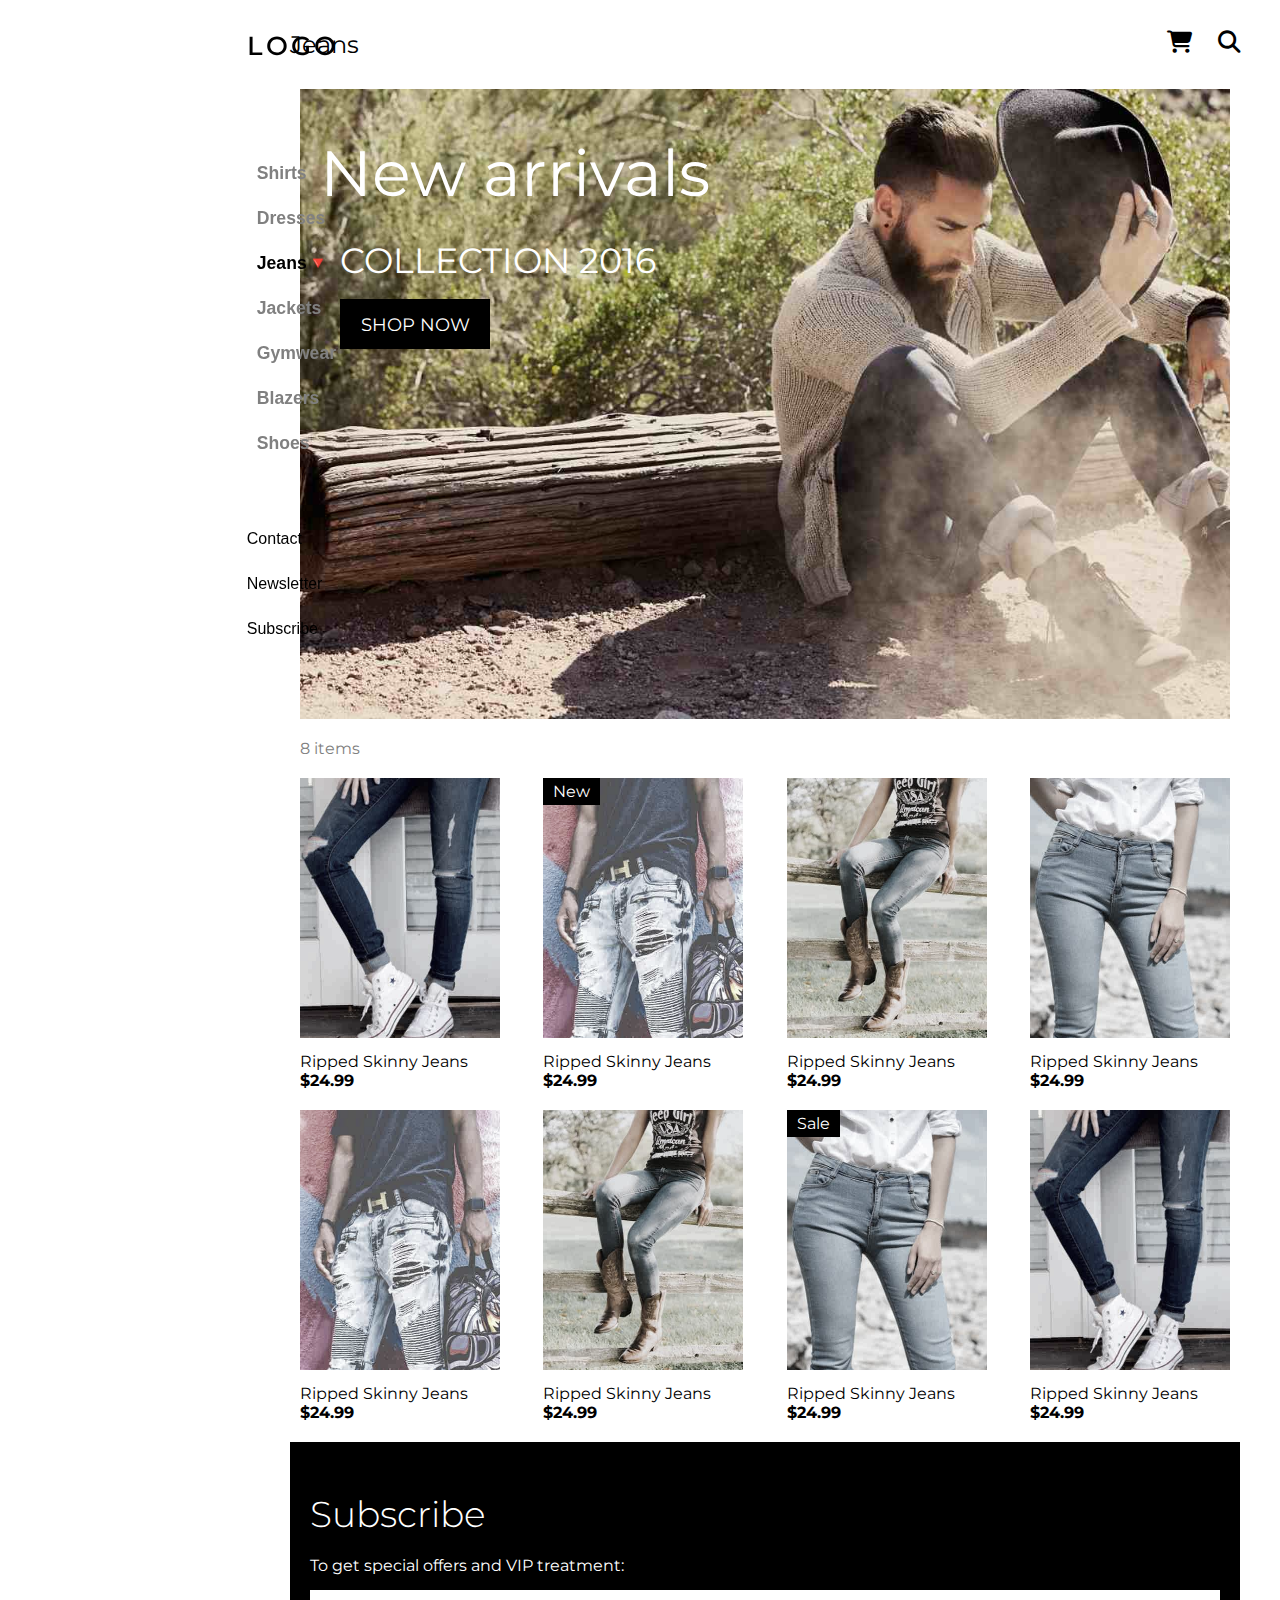
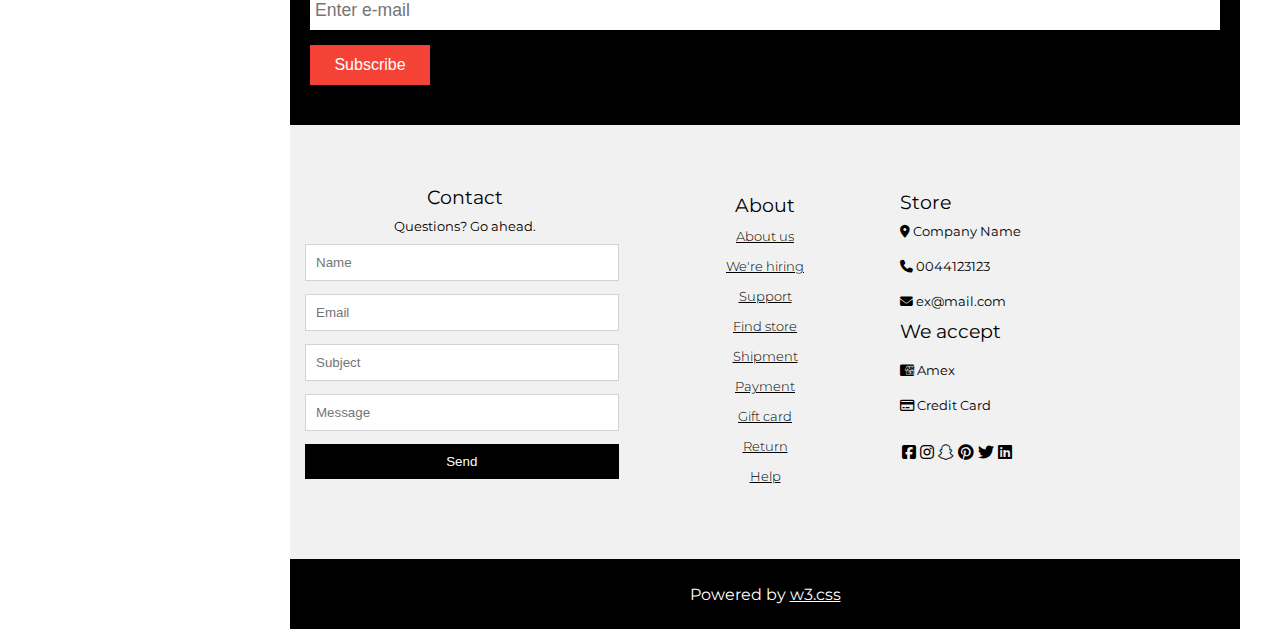
<file: clothing_shop/index.html>
<!DOCTYPE html>
<html lang="en">
  <head>
    <meta charset="UTF-8" />
    <meta name="viewport" content="width=device-width, initial-scale=1.0" />
    <title>Document</title>
    <link rel="stylesheet" href="style.css" />
    <link rel="stylesheet" href="css/all.min.css" />
  </head>
  <body>
    <aside class="navs">
      <h1>LOGO</h1>
      <nav class="navbar">
        <ul class="list">
          <li><a href="#">Shirts</a></li>
          <li><a href="#">Dresses</a></li>
          <li>
            <a href="#">Jeans🔻</a>
            <ul class="list_jeans">
              <li><a href="#">Skiny</a></li>
              <li><a href="#">Relaxed</a></li>
              <li><a href="#">Bootcut</a></li>
              <li><a href="#">Straight</a></li>
            </ul>
          </li>
          <li><a href="#">Jackets</a></li>
          <li><a href="#">Gymwear</a></li>
          <li><a href="#">Blazers</a></li>
          <li><a href="#">Shoes</a></li>
        </ul>
      </nav>
      <nav class="nav_footer">
        <ul class="list_footer">
          <li><a href="#">Contact</a></li>
          <li><a href="#">Newsletter</a></li>
          <li><a href="#">Subscribe</a></li>
        </ul>
      </nav>
    </aside>
    <main>
      <div class="head_main">
        <h2>Jeans</h2>
        <div>
          <i class="fa-solid fa-cart-shopping"></i>
          <i class="fa-solid fa-magnifying-glass"></i>
        </div>
      </div>
      <div class="img_jeans">
        <h2>New arrivals</h2>
        <p>COLLECTION 2016</p>
        <button>SHOP NOW</button>
      </div>
      <section class="items">
        <p>8 items</p>
        <div class="row">
          <div class="item">
            <img
              src="image/jeans1.jpg"
              alt="jeans1"
              width="200"
              height="260"
              class="img_filter"
            />
            <p>Ripped Skinny Jeans</p>
            <p>$24.99</p>
          </div>
          <div class="item">
            <div class="new">
              <p>New</p>
              <img
                src="image/jeans2.jpg"
                alt="jeans1"
                width="200"
                height="260"
                class="img_filter"
              />
            </div>
            <p>Ripped Skinny Jeans</p>
            <p>$24.99</p>
          </div>
          <div class="item">
            <img
              src="image/jeans3.jpg"
              alt="jeans1"
              width="200"
              height="260"
              class="img_filter"
            />
            <p>Ripped Skinny Jeans</p>
            <p>$24.99</p>
          </div>
          <div class="item">
            <img
              src="image/jeans4.jpg"
              alt="jeans1"
              width="200"
              height="260"
              class="img_filter"
            />
            <p>Ripped Skinny Jeans</p>
            <p>$24.99</p>
          </div>
        </div>
        <div class="row">
          <div class="item">
            <img
              src="image/jeans2.jpg"
              alt="jeans1"
              width="200"
              height="260"
              class="img_filter"
            />
            <p>Ripped Skinny Jeans</p>
            <p>$24.99</p>
          </div>
          <div class="item">
            <img
              src="image/jeans3.jpg"
              alt="jeans1"
              width="200"
              height="260"
              class="img_filter"
            />
            <p>Ripped Skinny Jeans</p>
            <p>$24.99</p>
          </div>
          <div class="item">
            <div class="new">
              <p>Sale</p>
              <img
                src="image/jeans4.jpg"
                alt="jeans1"
                width="200"
                height="260"
                class="img_filter"
              />
            </div>

            <p>Ripped Skinny Jeans</p>
            <p>$24.99</p>
          </div>
          <div class="item">
            <img
              src="image/jeans1.jpg"
              alt="jeans1"
              width="200"
              height="260"
              class="img_filter"
            />
            <p>Ripped Skinny Jeans</p>
            <p>$24.99</p>
          </div>
        </div>
      </section>
      <section class="subscribe">
        <h2>Subscribe</h2>
        <p>To get special offers and VIP treatment:</p>
        <form action="#" method="post">
          <input type="email" placeholder="Enter e-mail" id="email" /><br />
          <button type="submit">Subscribe</button>
        </form>
      </section>
      <section class="contact">
        <div class="contact_us">
          <h2>Contact</h2>
          <p>Questions? Go ahead.</p>
          <form action="#" method="post">
            <input
              type="text"
              id="contact_input"
              placeholder="Name"
              name="name"
            /><br />
            <input
              type="email"
              id="contact_input"
              placeholder="Email"
              name="email"
            /><br />
            <input
              type="text"
              id="contact_input"
              placeholder="Subject"
              name="subject"
            /><br />
            <input
              type="text"
              id="contact_input"
              placeholder="Message"
              name="message"
            /><br />
            <button type="submit">Send</button>
          </form>
        </div>
        <div class="about">
          <h2>About</h2>
          <a href="#">About us</a>
          <a href="#">We're hiring</a>
          <a href="#">Support</a>
          <a href="#">Find store</a>
          <a href="#">Shipment</a>
          <a href="#">Payment</a>
          <a href="#">Gift card</a>
          <a href="#">Return</a>
          <a href="#">Help</a>
        </div>
        <div class="store">
          <h2 id="head_store">&nbsp;&nbsp;Store</h2>
          <p><i class="fa-solid fa-location-dot"></i> Company Name</p>
          <p><i class="fa-solid fa-phone"></i> 0044123123</p>
          <p><i class="fa-solid fa-envelope"></i> ex@mail.com</p>
          <h2 id="head_accept">&nbsp;&nbsp;We accept</h2>
          <p><i class="fa-brands fa-cc-amex"></i> Amex</p>
          <p><i class="fa-regular fa-credit-card"></i> Credit Card</p>
          <span class="icons">
            &nbsp;&nbsp;
            <i class="fa-brands fa-facebook-square"></i>
            <i class="fa-brands fa-instagram"></i>
            <i class="fa-brands fa-snapchat"></i>
            <i class="fa-brands fa-pinterest"></i>
            <i class="fa-brands fa-twitter"></i>
            <i class="fa-brands fa-linkedin"></i>
          </span>
        </div>
      </section>
      <footer>
        <p>Powered by <a href="#">w3.css</a></p>
      </footer>
    </main>
  </body>
</html>
</file>
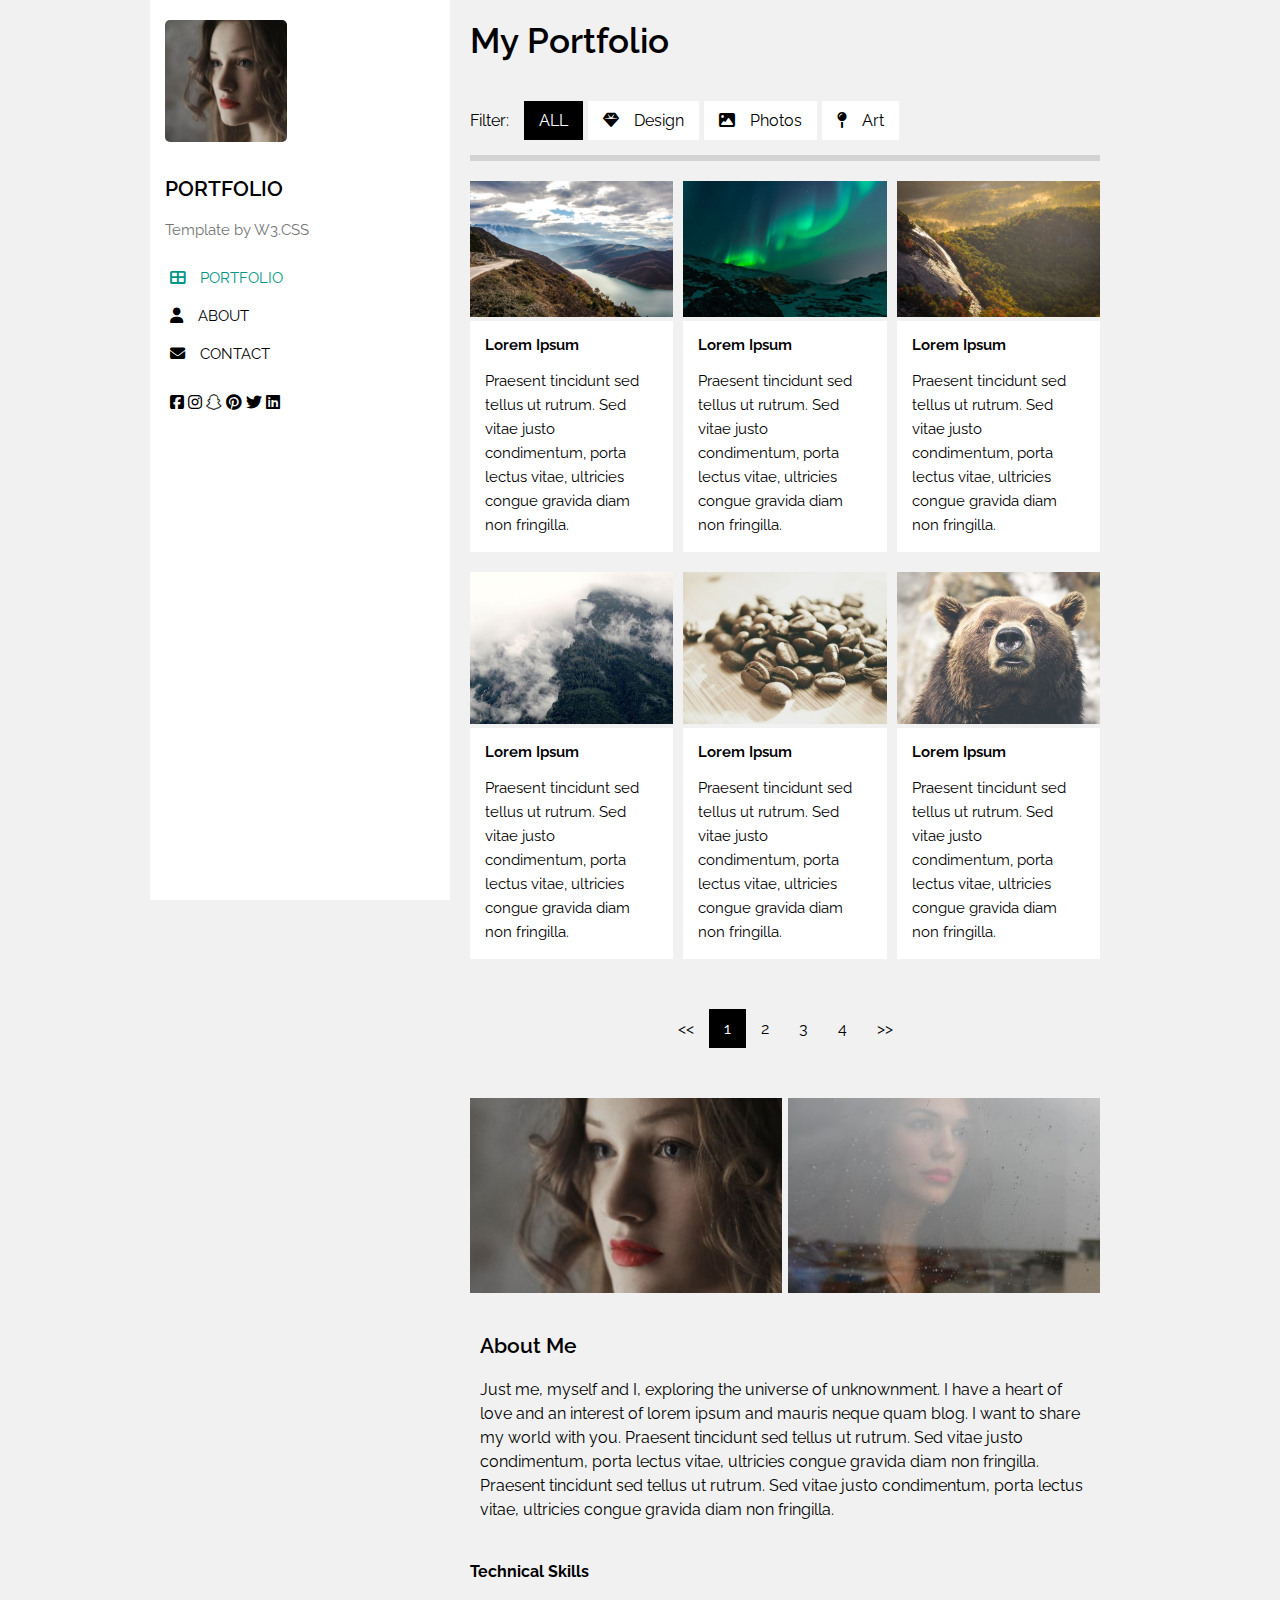
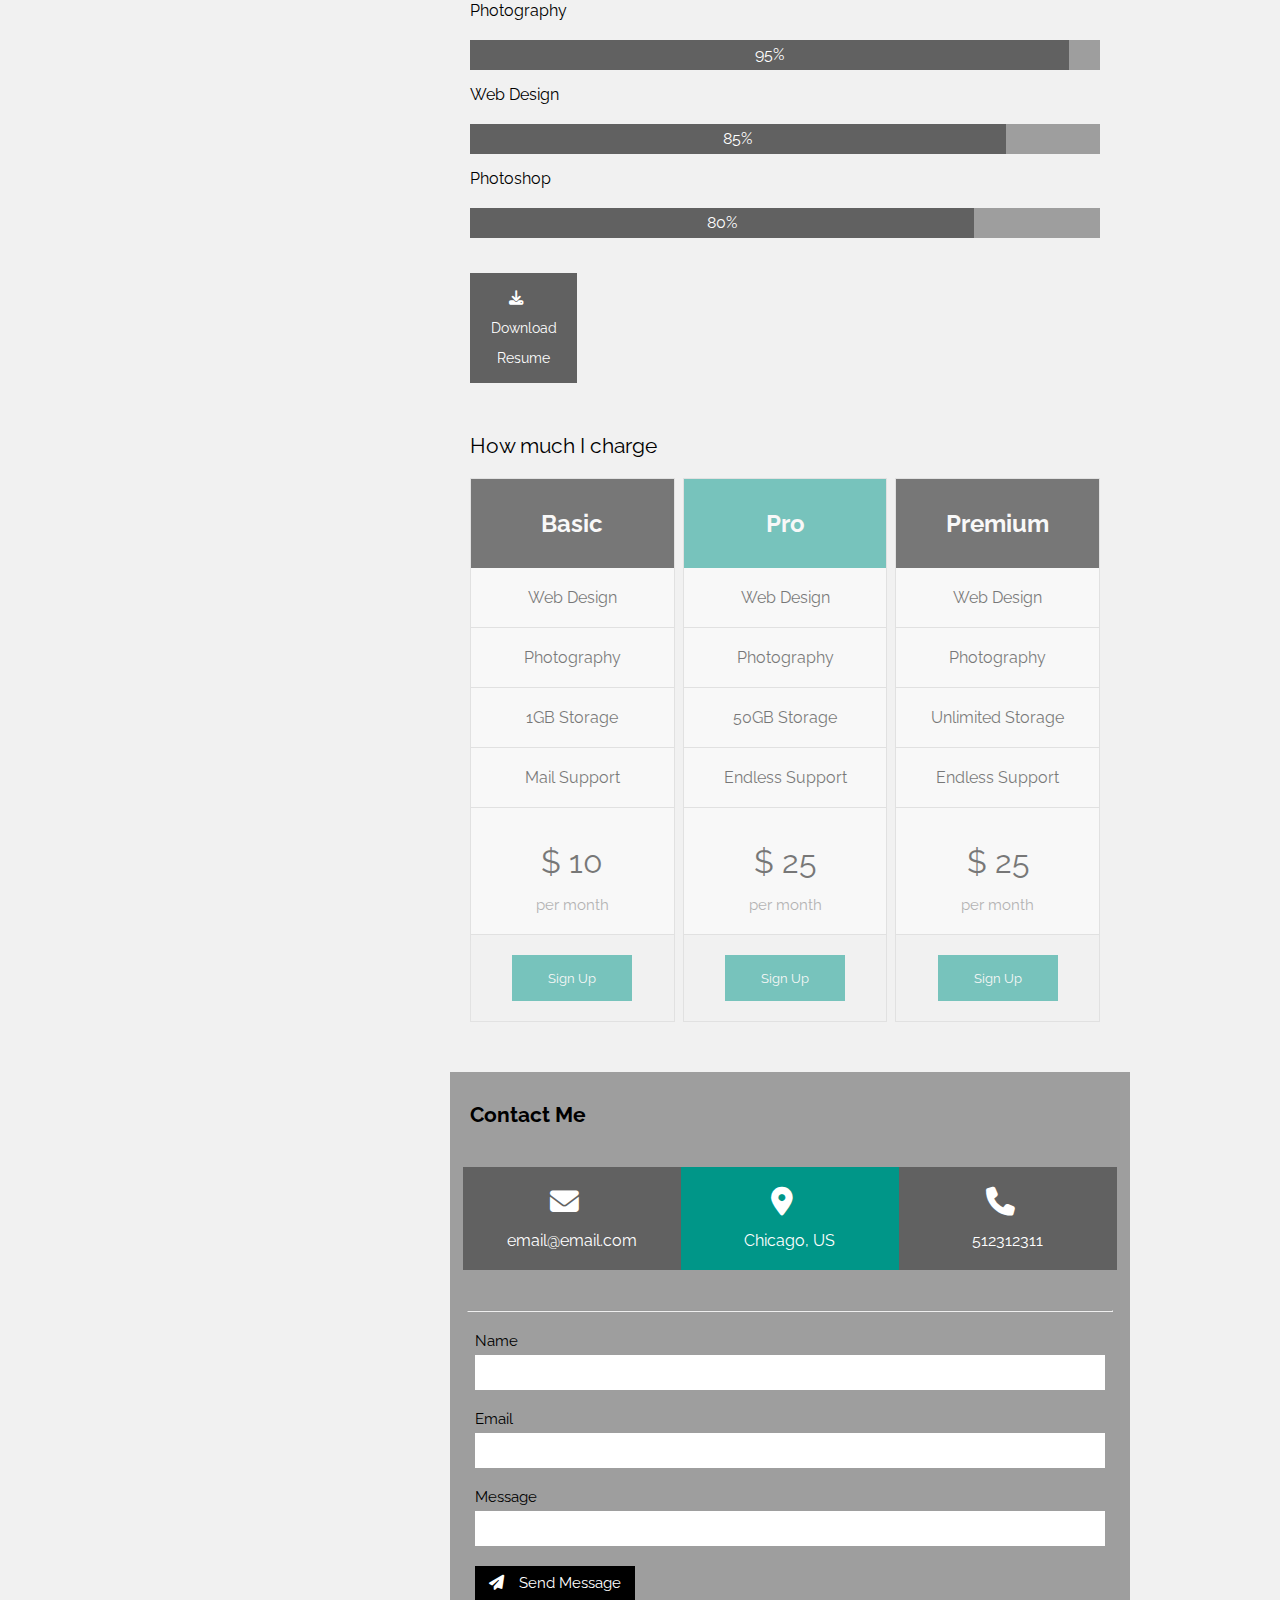
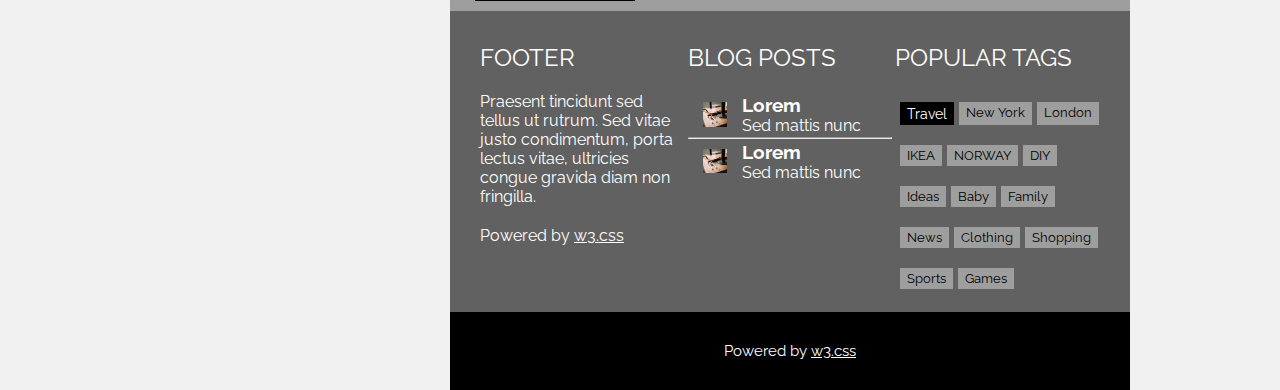
<file: portfolio/index.html>
<!DOCTYPE html>
<html lang="en">
  <head>
    <meta charset="UTF-8" />
    <meta name="viewport" content="width=device-width, initial-scale=1.0" />
    <title>Document</title>
    <link rel="stylesheet" href="style.css" />
    <link rel="stylesheet" href="css/all.min.css" />
  </head>
  <body>
    <div class="body-container">
      <div class="aside">
        <div class="head-aside">
          <img src="image/avatar_g2.jpg" alt="No image!" />
          <h2>PORTFOLIO</h2>
          <p>Template by W3.CSS</p>
        </div>
        <nav class="aside-nav-bar">
          <ul>
            <li>
              <a href="#" id="first-elemet"
                ><i class="fa fa-th-large"></i>PORTFOLIO</a
              >
            </li>
            <li>
              <a href="#"><i class="fa-solid fa-user"></i>About</a>
            </li>
            <li>
              <a href="#"><i class="fa-solid fa-envelope"></i>contact</a>
            </li>
          </ul>
          <span class="icons">
            <i class="fa-brands fa-facebook-square"></i>
            <i class="fa-brands fa-instagram"></i>
            <i class="fa-brands fa-snapchat"></i>
            <i class="fa-brands fa-pinterest"></i>
            <i class="fa-brands fa-twitter"></i>
            <i class="fa-brands fa-linkedin"></i>
          </span>
        </nav>
      </div>
      <div class="my-portfolio">
        <div class="head-protfolio">
          <nav class="nav-my-portfolio">
            <h1>My Portfolio</h1>
            <ul>
              <p>Filter:</p>
              <li>
                <a href="#" id="nav-my-portfolio-first-element">ALL</a>
              </li>
              <li>
                <a href="#"><i class="fa-solid fa-gem"></i>Design</a>
              </li>
              <li>
                <a href="#"><i class="fa-solid fa-image"></i>Photos</a>
              </li>
              <li>
                <a href="#"><i class="fa-solid fa-map-pin"></i>Art</a>
              </li>
            </ul>
          </nav>
          <hr class="hr-portfolio-header" />
        </div>

        <!-- cards -->
        <div class="cards-container">
          <div class="card">
            <img src="image/mountains.jpg" alt="mountains" />
            <div class="card-info">
              <h3>Lorem Ipsum</h3>
              <p>
                Praesent tincidunt sed tellus ut rutrum. Sed vitae justo
                condimentum, porta lectus vitae, ultricies congue gravida diam
                non fringilla.
              </p>
            </div>
          </div>
          <div class="card">
            <img src="image/lights.jpg" alt="lights" />
            <div class="card-info">
              <h3>Lorem Ipsum</h3>
              <p>
                Praesent tincidunt sed tellus ut rutrum. Sed vitae justo
                condimentum, porta lectus vitae, ultricies congue gravida diam
                non fringilla.
              </p>
            </div>
          </div>
          <div class="card">
            <img src="image/nature.jpg" alt="nature" />
            <div class="card-info">
              <h3>Lorem Ipsum</h3>
              <p>
                Praesent tincidunt sed tellus ut rutrum. Sed vitae justo
                condimentum, porta lectus vitae, ultricies congue gravida diam
                non fringilla.
              </p>
            </div>
          </div>
          <div class="card">
            <img src="image/p1.jpg" alt="p1" />
            <div class="card-info">
              <h3>Lorem Ipsum</h3>
              <p>
                Praesent tincidunt sed tellus ut rutrum. Sed vitae justo
                condimentum, porta lectus vitae, ultricies congue gravida diam
                non fringilla.
              </p>
            </div>
          </div>
          <div class="card">
            <img src="image/p2.jpg" alt="p2" />
            <div class="card-info">
              <h3>Lorem Ipsum</h3>
              <p>
                Praesent tincidunt sed tellus ut rutrum. Sed vitae justo
                condimentum, porta lectus vitae, ultricies congue gravida diam
                non fringilla.
              </p>
            </div>
          </div>
          <div class="card">
            <img src="image/p3.jpg" alt="p3" />
            <div class="card-info">
              <h3>Lorem Ipsum</h3>
              <p>
                Praesent tincidunt sed tellus ut rutrum. Sed vitae justo
                condimentum, porta lectus vitae, ultricies congue gravida diam
                non fringilla.
              </p>
            </div>
          </div>
        </div>

        <!-- pagenation -->
        <div class="pagenation">
          <ul>
            <li><a href="#"><<</a></li>
            <li><a id="pagenation-first-element" href="#">1</a></li>
            <li><a href="#">2</a></li>
            <li><a href="#">3</a></li>
            <li><a href="#">4</a></li>
            <li><a href="#">>></a></li>
          </ul>
        </div>

        <!-- images -->
        <div class="images">
          <img src="image/avatar_g.jpg" alt="" />
          <img src="image/me2.jpg" alt="me2" />
        </div>

        <div class="about-me">
          <h3>About Me</h3>
          <p>
            Just me, myself and I, exploring the universe of unknownment. I have
            a heart of love and an interest of lorem ipsum and mauris neque quam
            blog. I want to share my world with you. Praesent tincidunt sed
            tellus ut rutrum. Sed vitae justo condimentum, porta lectus vitae,
            ultricies congue gravida diam non fringilla. Praesent tincidunt sed
            tellus ut rutrum. Sed vitae justo condimentum, porta lectus vitae,
            ultricies congue gravida diam non fringilla.
          </p>
        </div>

        <div class="skills">
          <h4>Technical Skills</h4>
          <div>
            <p>Photography</p>
            <div class="progress">
              <div class="progress-bar">95%</div>
            </div>
          </div>
          <div>
            <p>Web Design</p>
            <div class="progress">
              <div class="progress-bar bar-web-design">85%</div>
            </div>
          </div>
          <div>
            <p>Photoshop</p>
            <div class="progress">
              <div class="progress-bar bar-photoshop">80%</div>
            </div>
          </div>
          <button class="button_download">
            <i class="fa-solid fa-download"></i>Download Resume
          </button>
        </div>

        <div class="charge">
          <h3>How much I charge</h3>
          <div class="package-container">
            <div class="package">
              <ul>
                <h2>Basic</h2>
                <li>
                  <a href="#">Web Design</a>
                </li>
                <li>
                  <a href="#">Photography</a>
                </li>
                <li>
                  <a href="#">1GB Storage</a>
                </li>
                <li>
                  <a href="#">Mail Support</a>
                </li>
                <li>
                  <a href="#">
                    <p class="price">$ 10</p>
                    <span>per month</span>
                  </a>
                </li>
                <button class="sign_up">Sign Up</button>
              </ul>
            </div>
            <div class="package package-second">
              <ul>
                <h2>Pro</h2>
                <li>
                  <a href="#">Web Design</a>
                </li>
                <li>
                  <a href="#">Photography</a>
                </li>
                <li>
                  <a href="#">50GB Storage</a>
                </li>
                <li>
                  <a href="#">Endless Support</a>
                </li>
                <li>
                  <a href="#">
                    <p class="price">$ 25</p>
                    <span>per month</span>
                  </a>
                </li>
                <button class="sign_up">Sign Up</button>
              </ul>
            </div>
            <div class="package">
              <ul>
                <h2>Premium</h2>
                <li>
                  <a href="#">Web Design</a>
                </li>
                <li>
                  <a href="#">Photography</a>
                </li>
                <li>
                  <a href="#">Unlimited Storage</a>
                </li>
                <li>
                  <a href="#">Endless Support</a>
                </li>
                <li>
                  <a href="#">
                    <p class="price">$ 25</p>
                    <span>per month</span>
                  </a>
                </li>
                <button class="sign_up">Sign Up</button>
              </ul>
            </div>
          </div>
        </div>
      </div>

      <div class="contact-me">
        <div class="contact-me-header">
          <h2>Contact Me</h2>
          <ul class="list-contact-me">
            <li>
              <i class="fa-solid fa-envelope"></i>
              <p>email@email.com</p>
            </li>
            <li id="list-contact-me-first-element">
              <i class="fa-solid fa-location-dot"></i>
              <p>Chicago, US</p>
            </li>
            <li>
              <i class="fa-solid fa-phone"></i>
              <p>512312311</p>
            </li>
          </ul>
          <hr class="contact-me-hr" />
        </div>
        <div class="feedback">
          <form action="#" method="post">
            <label for="name">Name</label><br />
            <input type="text" id="Name" name="name" required /><br />
            <label for="email">Email</label><br />
            <input type="email" id="email" name="email" required /><br />
            <label for="message">Message</label><br />
            <input type="text" id="message" name="message" required /><br />
            <button type="submit" id="button-send">
              <i class="fa-solid fa-paper-plane"></i>Send Message
            </button>
          </form>
        </div>
      </div>
      <div class="more-info">
        <div class="more-info-footer">
          <h2>FOOTER</h2>
          <p>
            Praesent tincidunt sed tellus ut rutrum. Sed vitae justo
            condimentum, porta lectus vitae, ultricies congue gravida diam non
            fringilla.
          </p>
          <p>Powered by <a href="#">w3.css</a></p>
        </div>
        <div class="more-info-blog-posts">
          <h2>BLOG POSTS</h2>
          <div class="blog-post-container">
            <div class="blog-post">
              <img src="image/workshop.jpg" alt="workshop" />
              <div class="blog-post-info">
                <h3>Lorem</h3>
                <p>Sed mattis nunc</p>
              </div>
            </div>
            <hr class="hr-blog-post" />
            <div class="blog-post">
              <img src="image/workshop.jpg" alt="workshop" />
              <div class="blog-post-info">
                <h3>Lorem</h3>
                <p>Sed mattis nunc</p>
              </div>
            </div>
          </div>
        </div>
        <div class="more-info-popular-tags">
          <h2>POPULAR TAGS</h2>
          <div class="tags">
            <span>Travel</span>
            <span>New York</span>
            <span>London</span>
            <span>IKEA</span>
            <span>NORWAY</span>
            <span>DIY</span>
            <span>Ideas</span>
            <span>Baby</span>
            <span>Family</span>
            <span>News</span>
            <span>Clothing</span>
            <span>Shopping</span>
            <span>Sports</span>
            <span>Games</span>
          </div>
        </div>
      </div>
      <footer class="footer">
        <p>Powered by <a href="#">w3.css</a></p>
      </footer>
    </div>
  </body>
</html>
</file>
<file: clothing_shop/style.css>
@font-face {
  font-family: "Roboto";
  src: url(font/Roboto/Roboto-VariableFont_wdth\wght.ttf);
  font-family: "Montserrat";
  src: url(font/Montserrat/Montserrat-VariableFont_wght.ttf);
}

* {
  margin: 0;
  padding: 0;
  box-sizing: border-box;
}

body {
  display: flex;
  justify-content: center;
  padding-left: 250px;
}

/* aside */
.navs {
  /* background-color: aquamarine; */
  position: fixed;
  width: 250px;
  height: 100vh;
  margin-right: 20px;
  left: 18.5%;
  overflow-y: auto;
  z-index: 10;
}

.navs h1 {
  font-family: "Montserrat", sans-serif;
  font-weight: 550;
  font-size: 1.6rem;
  letter-spacing: 0.2rem;

  margin: 30px;
  margin-left: 10px;
}

.navbar {
  margin-left: 10px;
  margin-top: 90px;
}

.list,
.list_footer {
  list-style-type: none;
}

.list li:nth-child(3) a {
  color: black;
}

.list li a,
.list_footer li a {
  display: block;
  font-family: "Roboto", sans-serif;
  font-weight: bold;
  font-size: 1.1rem;
  line-height: 45px;
  text-decoration: none;
  color: gray;
  padding-left: 10px;
}

.list li a:hover,
.list_footer li a:hover {
  background-color: lightgray;
  color: black;
}

.list_jeans {
  display: none;
}

/* navbar footer */

.nav_footer {
  margin-top: 50px;
}

.list_footer li a {
  color: black;
  font-size: 1rem;
  font-weight: normal;
}
/* main */

.head_main {
  display: flex;
  justify-content: space-between;
  margin: 30px 0px;
  font-size: 1.4rem;
}

.head_main i:first-child {
  margin-right: 20px;
}

.head_main > h2 {
  font-size: 1.5rem;
  font-family: "Montserrat", sans-serif;
  font-weight: 400;
}

.img_jeans {
  background-image: url(image/jeans.jpg);
  background-size: cover;
  width: 930px;
  height: 630px;
  position: relative;
  margin: 0 10px;
}
.img_jeans h2 {
  font-family: "Montserrat", sans-serif;
  color: white;
  font-size: 4rem;
  font-weight: 400;
  /* positining the h2 */
  position: absolute;
  top: 45px;
  left: 20px;
}
.img_jeans p {
  font-family: "Montserrat", sans-serif;
  color: white;
  font-size: 2.2rem;
  font-weight: 400;
  /* positining the p */

  position: absolute;
  top: 150px;
  left: 40px;
}

.img_jeans button {
  font-family: "Montserrat", sans-serif;
  color: white;
  background-color: black;
  border: none;
  width: 150px;
  height: 50px;
  font-size: 1.1rem;
  font-weight: 400;
  /* positining the button */
  position: absolute;
  top: 210px;
  left: 40px;
}

.img_jeans button:hover,
.subscribe button:hover {
  background-color: lightgray;
  color: black;
}

/* items */
.items {
  margin: 0 10px;
}
.items > p {
  font-family: "Montserrat", sans-serif;
  font-size: 1rem;
  margin-top: 20px;
  color: gray;
}

.item p:nth-child(2) {
  font-family: "Montserrat", sans-serif;
  margin-top: 10px;
}

.item p:nth-child(3) {
  font-family: "Montserrat", sans-serif;
  font-weight: bold;
}
.row {
  display: flex;
  justify-content: space-between;
  margin-top: 20px;
}

.img_filter {
  filter: grayscale(70%);
}

/* subscribe */
.subscribe {
  background-color: black;
  width: 100%;
  padding: 30px 20px 40px;
  margin-top: 20px;
  font-size: 1.5rem;
  font-family: "Montserrat", sans-serif;
}

.subscribe h2 {
  margin-top: 20px;

  color: white;
  font-weight: 300;
}

.subscribe p {
  margin-top: 20px;
  margin-bottom: 5px;
  font-size: 1rem;
  color: white;
}

#email {
  font-size: 1.1rem;
  padding: 0 5px;
  width: 100%;
  height: 40px;
  margin: 10px 0;
  border: none;
}

.subscribe button {
  font-size: 1rem;
  color: white;
  border: none;
  background-color: #f44336;
  margin-top: 5px;
  width: 120px;
  height: 40px;
}

.contact {
  display: flex;
  font-family: "Montserrat", sans-serif;
  background-color: rgb(241, 241, 241);
}

.contact_us {
  display: flex;
  justify-content: center;
  align-items: flex-start;
  flex-direction: column;
  width: 350px;
  margin-bottom: 70px;
}

.contact_us > h2 {
  align-self: center;
  font-size: 1.2rem;
  font-weight: 400;
  margin: 60px 0px 10px 0px;
}

.contact_us > p {
  align-self: center;
  font-size: 0.8rem;
  font-weight: 400;
  margin: 0px 0px 10px 0px;
}

#contact_input {
  align-self: center;
  padding: 5px;
  padding-left: 10px;
  margin: 0px 0px 13px 15px;
  width: 150%;
  height: 37px;
  border: 1px solid lightgray;
}

.contact_us button {
  align-self: center;
  width: 150%;
  height: 35px;
  background-color: black;
  color: white;
  border: none;
  margin: 0px 0px 10px 15px;
}

.about {
  display: flex;
  justify-content: center;
  align-items: center;
  flex-direction: column;
  width: 250px;
}
.about h2 {
  font-size: 1.2rem;
  font-weight: 400;
  margin-bottom: 5px;
}

.about a {
  font-size: 0.8rem;
  font-weight: 300;
  color: black;
  margin: 7.5px;
}

.store {
  display: flex;
  justify-content: flex-start;
  align-items: flex-start;
  flex-direction: column;
  width: 250px;
}
.store p {
  font-size: 0.8rem;
  margin: 10px;
}
#head_store {
  font-size: 1.2rem;
  font-weight: 400;
  margin-top: 65px;
}
#head_accept {
  font-size: 1.2rem;
  font-weight: 400;
  margin-bottom: 10px;
}

.icons {
  margin-top: 20px;
}

.icons i:hover {
  color: rgba(0, 0, 0, 50%);
}

footer {
  width: 100%;
  height: 70px;
  background-color: black;
  color: white;
  display: flex;
  justify-content: center;
  align-items: center;
  font-size: 1rem;
  font-family: "Montserrat", sans-serif;
}

footer a {
  color: white;
}

.new {
  position: relative;
  display: inline-block;
}
.new > p {
  font-family: "Montserrat", sans-serif;
  font-size: 1rem;
  position: absolute;
  top: 0px;
  left: 0px;
  background-color: black;
  color: white;
  padding: 4px 10px;

  z-index: 10;
}
</file>
<file: portfolio/style.css>
@font-face {
  font-family: "Raleway";
  src: url(font/Raleway/Raleway-VariableFont_wght.ttf);
}

* {
  padding: 0;
  margin: 0;
  box-sizing: border-box;
  font-family: "Raleway", sans-serif;
}

ul {
  list-style-type: none;
}

a {
  text-decoration: none;
  color: black;
}

i {
  padding-right: 15px;
}

.hr-portfolio-header {
  margin-top: 25px;
  padding: 3px;
  background-color: #d3d3d3;
  border: none;
}

.body-container {
  background-color: #f1f1f1;
  padding: 0px 150px;
}

.aside {
  background-color: #fff;
  width: 300px;
  height: 100vh;
  overflow-y: auto;
  position: fixed;
}

.head-aside {
  margin: 20px 15px 0;
}

.head-aside img {
  width: 45%;
  border-radius: 5px;
}

.head-aside h2 {
  font-weight: 600;
  font-size: 1.3rem;
  margin: 30px 0px 20px;
}

.head-aside p {
  font-size: 0.95rem;
  color: #757575;
}

.aside-nav-bar {
  margin: 20px 0px 0;
}

.aside-nav-bar a {
  text-transform: uppercase;
  font-size: 0.95rem;
  display: inline-block;
  width: 100%;
  padding: 10px 20px;
}
.aside-nav-bar a:hover {
  background-color: #ccc;
  color: #000;
}

i {
  padding-right: 15px;
}

#first-elemet {
  color: #009688;
}

.icons {
  display: inline-block;
  margin: 20px 20px;
}

.icons i {
  padding: 0;
}

.icons i:hover {
  color: rgba(0, 0, 0, 50%);
}

/* my-portfolio  */
.my-portfolio {
  width: calc(100% - 300px);
  padding: 20px;
  padding-right: 30px;
  margin-left: 300px;
}

.nav-my-portfolio {
  width: 100%;
  padding-top: 0;
}

.nav-my-portfolio h1 {
  font-size: 2.2rem;
  font-weight: 600;
}

.nav-my-portfolio ul {
  display: flex;
  margin-top: 50px;
}

.nav-my-portfolio ul p {
  margin-right: 15px;
}

#nav-my-portfolio-first-element {
  color: #fff;
  background-color: #000;
}

.nav-my-portfolio ul a {
  padding: 10px 15px;
  margin-right: 5px;
  background-color: #fff;
}

.nav-my-portfolio ul a:hover {
  background-color: #ccc !important;
  color: #000 !important;
}

/* cards */
.cards-container {
  width: 100%;
  display: flex;
  flex-wrap: wrap;
  justify-content: space-between;
}

.card {
  width: 32.3%;
}

.card img {
  width: 100%;
  margin-top: 20px;
}

.card img:hover {
  opacity: 50%;
}

.card-info {
  background-color: #fff;
  padding: 15px 15px;
}

.card-info h3 {
  font-weight: 650;
  font-size: 0.95rem;
  margin-bottom: 10px;
}

.card-info p {
  font-size: 0.95rem;
  margin-top: 15px;
  line-height: 1.5rem;
}

.pagenation {
  margin: 60px 0;
  text-align: center;
}

.pagenation ul li {
  display: inline-block;
}
.pagenation ul {
  font-size: 0;
}
.pagenation ul li a {
  font-size: 1rem;
  padding: 10px 15px;
}

.pagenation ul li a:hover {
  background-color: #000;
  color: #fff;
}

#pagenation-first-element {
  background-color: #000;
  color: #fff;
}
#pagenation-first-element:hover {
  color: #000;
  background-color: #ccc;
}
/* iamges */
.images {
  display: flex;
  flex-wrap: wrap;
  justify-content: space-between;
}
.images img {
  width: 49.5%;
}

.about-me {
  margin: 40px 10px;
}

.about-me h3 {
  font-size: 1.3rem;
  font-weight: 600;
  margin-bottom: 20px;
}

.about-me p {
  line-height: 1.5rem;
}

.skills h4 {
  margin-bottom: 20px;
}

.skills p {
  margin-bottom: 20px;
}

.progress {
  background-color: #9e9e9e;
  width: 100%;
  line-height: 30px;
}

.progress-bar {
  background-color: #616161;
  color: #fff;
  text-align: center;
  width: 95%;
  margin: 15px 0;
}
.bar-web-design {
  width: 85%;
}

.bar-photoshop {
  width: 80%;
}

.button_download {
  font-size: 0.9rem;
  background-color: #616161;
  color: #fff;
  margin: 20px 0px;
  width: 17%;
  padding: 10px;
  line-height: 30px;
  border: none;
}
.button_download:hover {
  color: #000;
  background-color: #d3d3d3;
}

.charge {
  margin: 30px 0px;
  width: 100%;
}
.charge h3 {
  font-size: 1.3rem;
  font-weight: 400;
}
.package-container {
  width: 100%;
  margin: 20px 0px;
  display: flex;
  /* flex-wrap: wrap; */
  justify-content: space-between;
}

.package {
  width: 32.5%;
  text-align: center;
  border: 1px solid #d3d3d3;
  opacity: 50%;
}

.package:hover {
  opacity: 100%;
}

.package h2 {
  color: #fff;
  background-color: #000;
  width: 100%;
  padding: 30px;
}

.package li {
  background-color: #fff;
  width: 100%;
  border-bottom: 1px solid #d3d3d3;
  padding: 20px;
}

.price {
  font-size: 2rem;
  font-weight: 400;
  margin: 15px 10px;
}

.price + span {
  color: #757575;
  font-size: 0.95rem;
}

.sign_up {
  border: none;
  background-color: #009688;
  color: white;
  width: 120px;
  margin: 20px 0px;
  padding: 15px;
}
.sign_up:hover {
  background-color: #000;
}

.package-second h2 {
  background-color: #009688;
}

.contact-me {
  background-color: #9e9e9e;
  font-size: 0;
  text-align: center;
  padding: 10px;
  width: calc(100% - 300px);
  margin-left: 300px;
}

.contact-me h2 {
  font-size: 1.3rem;
  text-align: left;
  padding: 20px 10px;
}

.list-contact-me li {
  font-size: 1rem;
  background-color: #616161;
  color: #fff;
  text-align: center;
  display: inline-block;
  margin: 20px 0;
  padding: 20px 0px;
  width: 33%;
}
.list-contact-me li i {
  padding-bottom: 15px;
  font-size: 1.8rem;
}

#list-contact-me-first-element {
  background-color: #009688;
}

.contact-me-hr {
  display: inline-block;
  width: 98%;
  text-align: center;
  margin: 20px 0px;
}

.feedback {
  text-align: left;
  font-size: 0.95rem;
  padding: 0px 15px;
}

.feedback input {
  line-height: 35px;
  margin: 5px 0px 20px;
  width: 100%;
  border: none;
}

#button-send {
  font-size: 0.95rem;
  width: 160px;
  line-height: 35px;
  background-color: #000;
  color: #fff;
  border: none;
}
#button-send:hover {
  background-color: #ccc;
  color: #000;
}

.more-info {
  background-color: #616161;
  padding: 0px 30px;
  width: calc(100% - 300px);
  margin-left: 300px;
  display: flex;
  justify-content: space-between;
}

.more-info-footer {
  width: 33%;
  padding: 2% 0;
  color: #fff;
}
.more-info h2 {
  margin: 20px 0 10px;
  font-weight: 400;
}
.more-info-footer p {
  margin: 20px 0;
}
.more-info-footer a {
  text-decoration: underline;
  color: #fff;
}

.more-info-blog-posts {
  display: flex;
  flex-direction: column;
  padding-left: 10px;
  width: 33%;
  padding: 2% 0;
  color: #fff;
}

.more-info-blog-posts h2 {
  font-size: 1.5rem;
  font-weight: 400;
  margin: 20px 0;
}
.blog-post {
  display: flex;
  align-items: center;
}

.blog-post:hover {
  background-color: #ccc;
}

.blog-post img {
  width: 12%;
  margin: 10px 15px;
}
.hr-blog-post {
  /* border: none; */
  background-color: #ccc;
}

.more-info-popular-tags {
  display: flex;
  flex-direction: column;
  padding-left: 10px;
  width: 33%;
  padding: 2% 0;
  color: #fff;
}
.more-info-popular-tags h2 {
  font-size: 1.5rem;
  font-weight: 400;
  margin: 20px 0px;
}

.tags {
  display: flex;
  flex-wrap: wrap;
}

.more-info-popular-tags span {
  display: inline-block;
  text-align: center;

  font-size: 0.8rem;
  padding: 3px 7px;
  margin: 10px 0px 10px 5px;
  background-color: #9e9e9e;
  color: #000;
}
.more-info-popular-tags span:first-child {
  color: #fff;
  background-color: #000;
  font-size: 0.9rem;
}

.footer {
  text-align: center;
  padding: 30px;
  background-color: #000;
  color: #fff;
  font-size: 0.95rem;
  width: calc(100% - 300px);
  margin-left: 300px;
}

.footer a {
  color: #fff;
  text-decoration: underline;
}
</file>
